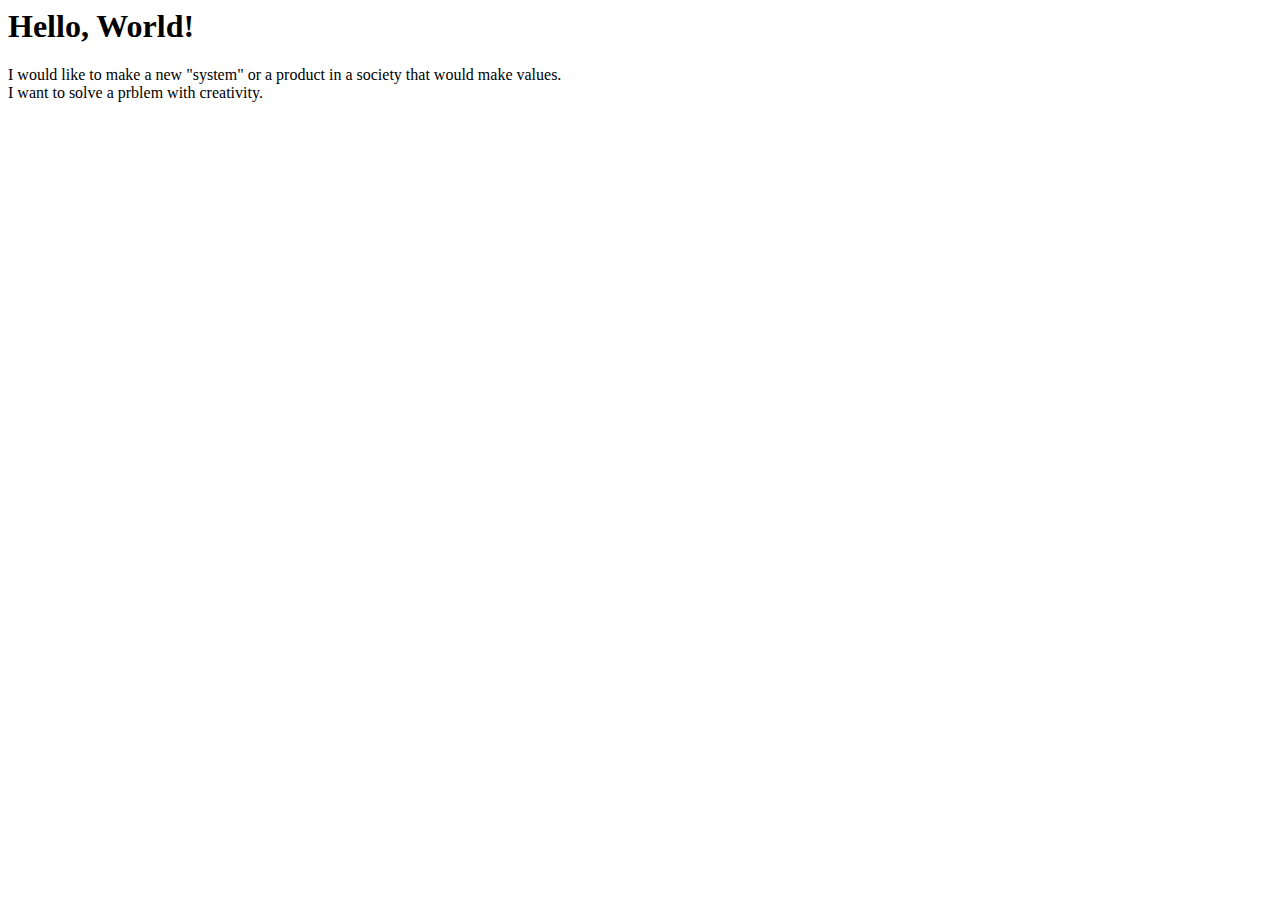
<file: index.html>
<html>
<body>
  <h1>Hello, World!</h1>
  <p>I would like to make a new "system" or a product in a society that would make values. <br>
    I want to solve a prblem with creativity.</p>
</body>
</html>
</file>
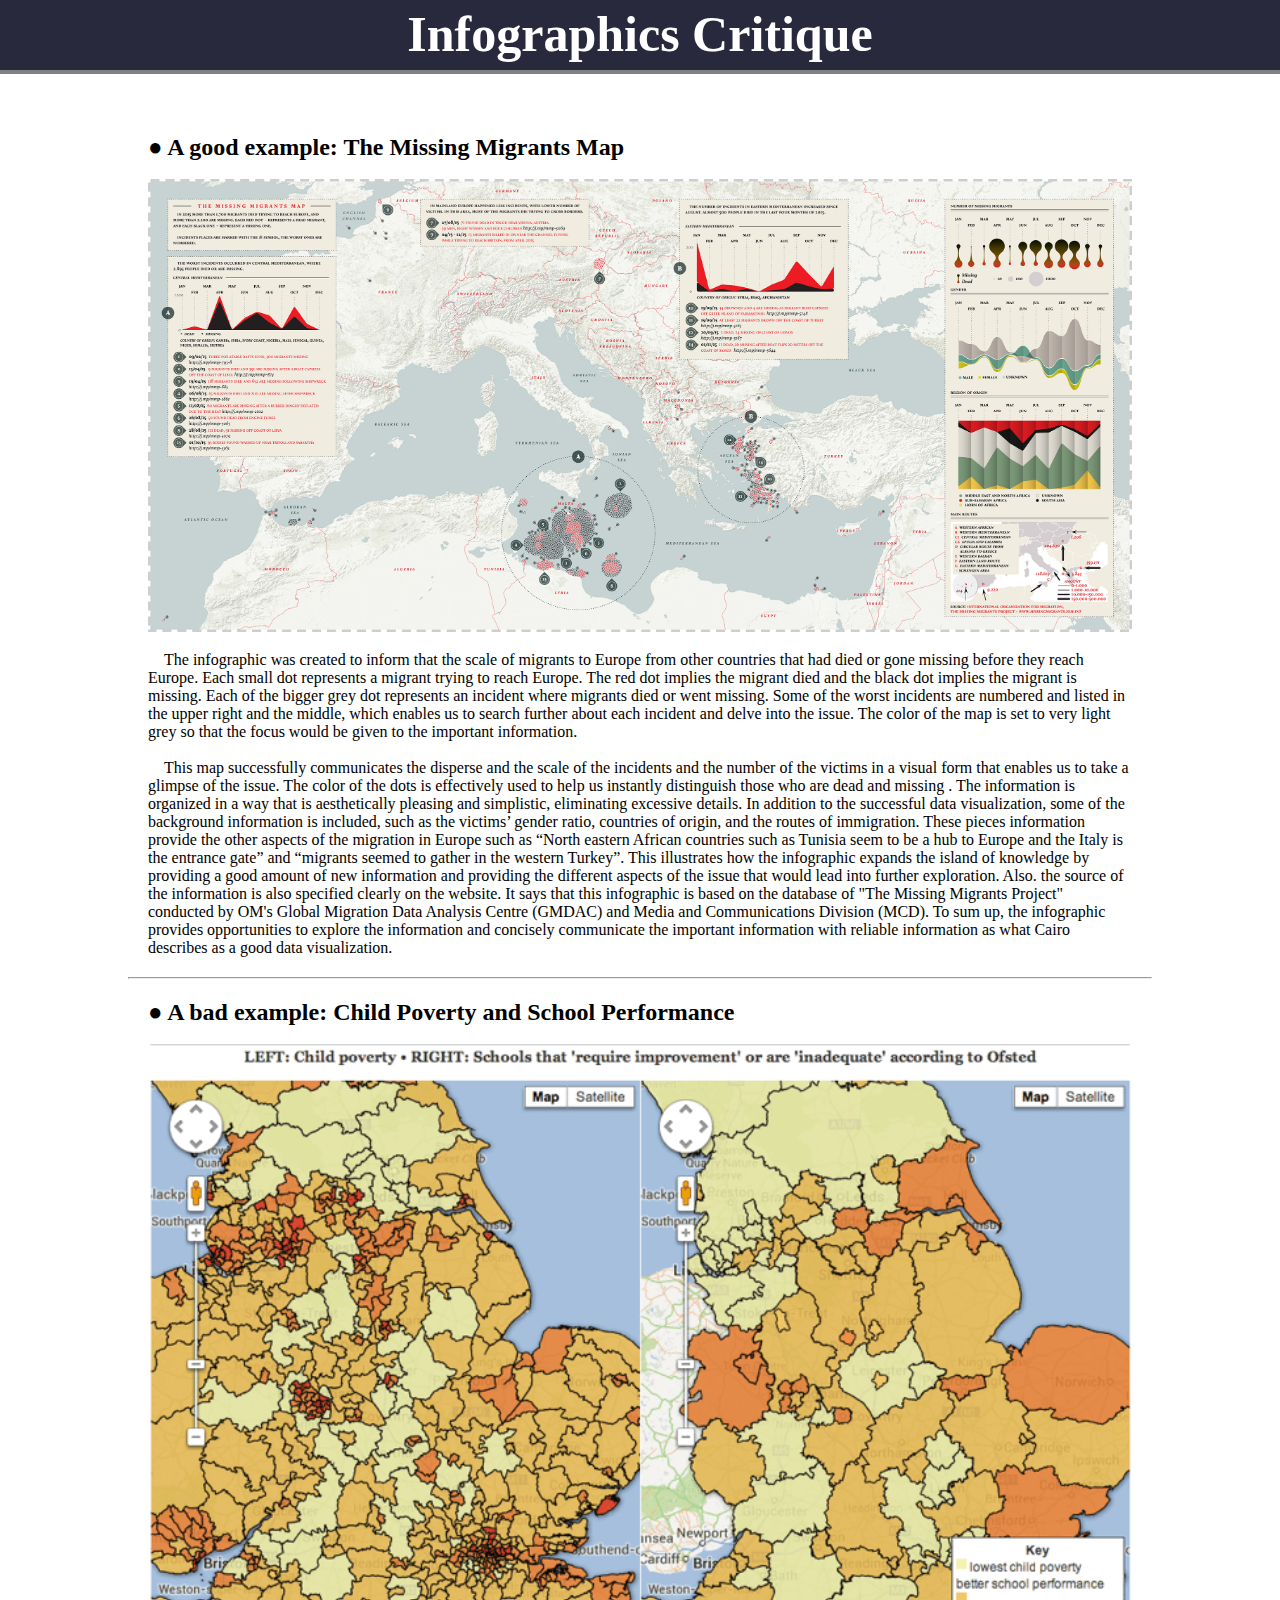
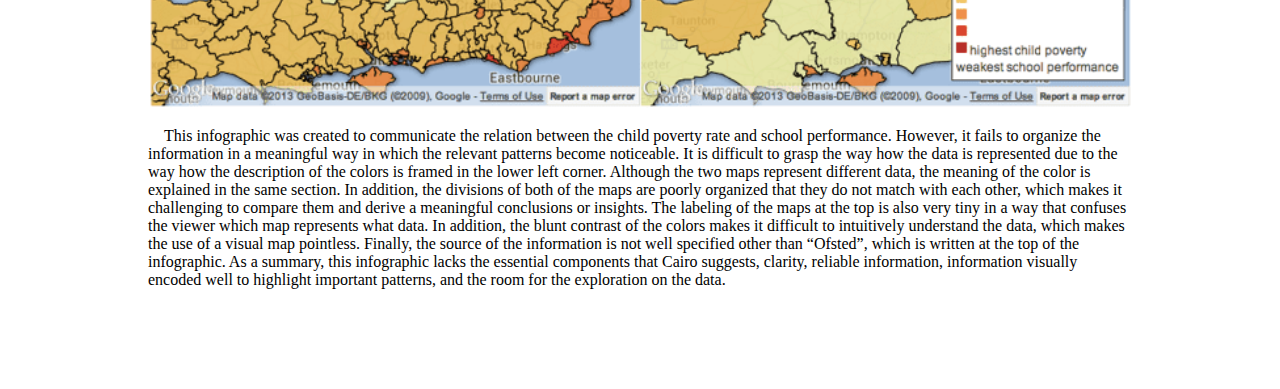
<file: infographic_critique/index.html>
<!DOCTYPE html>
<html lang="en" dir="ltr">
  <head>
    <meta charset="utf-8">
    <title>Infographics Critique</title>
    <link rel="stylesheet" type="text/css" href="style.css">
  </head>
  <body>
    <div class="heading">
      <h1 class="title">Infographics Critique</h1>
    </div>
    <div class="content-area">
      <div class="infographic">
      <h2>● A good example: The Missing Migrants Map</h2><br>
        <img src="The_Missing_Migrants_Map.jpg" alt=""><br>
        <p>
          &nbsp;&nbsp;&nbsp;&nbsp;The infographic was created to inform that the scale of migrants to Europe from other countries that had died or gone missing before they reach Europe.
          Each small dot represents a migrant trying to reach Europe. The red dot implies the migrant died and the black dot implies the migrant is missing. Each of the bigger grey dot represents an incident where migrants died or went missing. Some of the worst incidents are numbered and listed in the upper right and the middle, which enables us to search further about each incident and delve into the issue. The color of the map is set to very light grey so that the focus would be given to the important information. <br><br>&nbsp;&nbsp;&nbsp;&nbsp;This map successfully communicates the disperse and the scale of the incidents and the number of the victims in a visual form that enables us to take a glimpse of the issue. The color of the dots is effectively used to help us instantly distinguish those who are dead and missing . The information is organized in a way that is aesthetically pleasing and simplistic, eliminating excessive details.
          In addition to the successful data visualization, some of the background information is included, such as the victims’ gender ratio, countries of origin, and the routes of immigration. These pieces information provide the other aspects of the migration in Europe such as “North eastern African countries such as Tunisia seem to be a hub to Europe and the Italy is the entrance gate” and “migrants seemed to gather in the western Turkey”. This illustrates how the infographic expands the island of knowledge by providing a good amount of new information and providing the different aspects of the issue that would lead into further exploration. Also. the source of the information is also specified clearly on the website. It says that this infographic is based on the database of "The Missing Migrants Project" conducted by OM's Global Migration Data Analysis Centre (GMDAC) and Media and Communications Division (MCD). To sum up, the infographic provides opportunities to explore the information and concisely communicate the important information with reliable information as what Cairo describes as a good data visualization.
        </p>
      </div>
      <hr>
      <div class="infographic">
      <h2>● A bad example: Child Poverty and School Performance</h2><br>
        <img src="child_poverty&school_performance.png" alt=""><br>
        <p>
          &nbsp;&nbsp;&nbsp;&nbsp;This infographic was created to communicate the relation between the child poverty rate and school performance. However, it fails to organize the information in a meaningful way in which the relevant patterns become noticeable. It is difficult to grasp the way how the data is represented due to the way how the description of the colors is framed in the lower left corner. Although the two maps represent different data, the meaning of the color is explained in the same section. In addition, the divisions of both of the maps are poorly organized that they do not match with each other, which makes it challenging to compare them and derive a meaningful conclusions or insights. The labeling of the maps at the top is also very tiny in a way that confuses the viewer which map represents what data. In addition, the blunt contrast of the colors makes it difficult to intuitively understand the data, which makes the use of a visual map pointless. Finally, the source of the information is not well specified other than “Ofsted”, which is written at the top of the infographic. As a summary, this infographic lacks the essential components that Cairo suggests, clarity, reliable information, information visually encoded well to highlight important patterns, and the room for the exploration on the data.
        </p>
      </div>
    </div>

  </body>
</html>
</file>
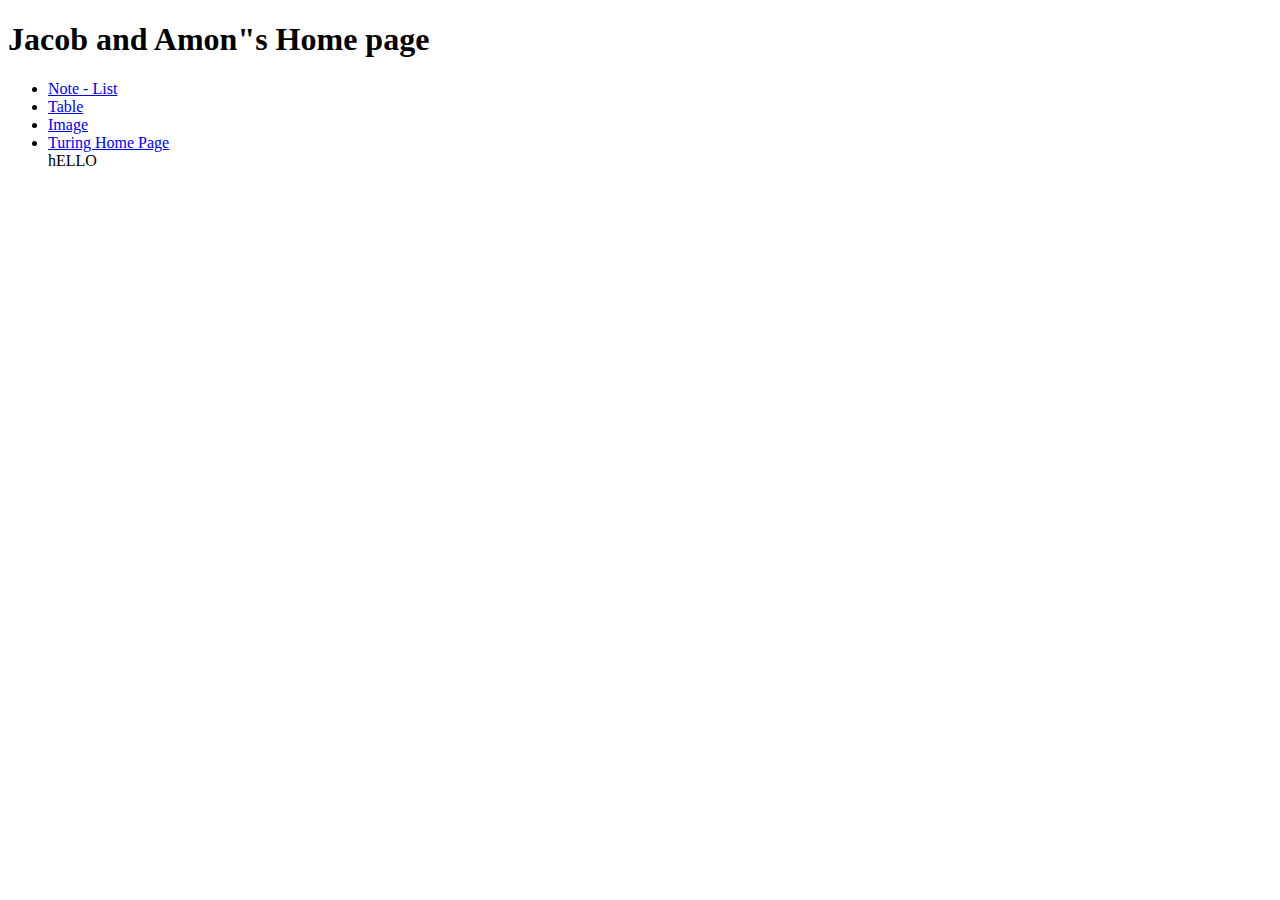
<file: practice_webpages/index.html>
<!DOCTYPE html>
<html lang="en" dir="ltr">
  <head>
    <meta charset="utf-8">
    <title>Home</title>
  </head>
  <body>
    <h1>Jacob and Amon"s Home page</h1>
    <ul>
    <li><a href="note.html">Note - List</a></li>
    <li><a href='table.html'>Table</a></li>
    <li><a href='image.html'>Image</a></li>
    <li><a href="http://turing.centre.edu:3000">Turing Home Page</a></li>
hELLO
  </ul>
  </body>
</html>
</file>
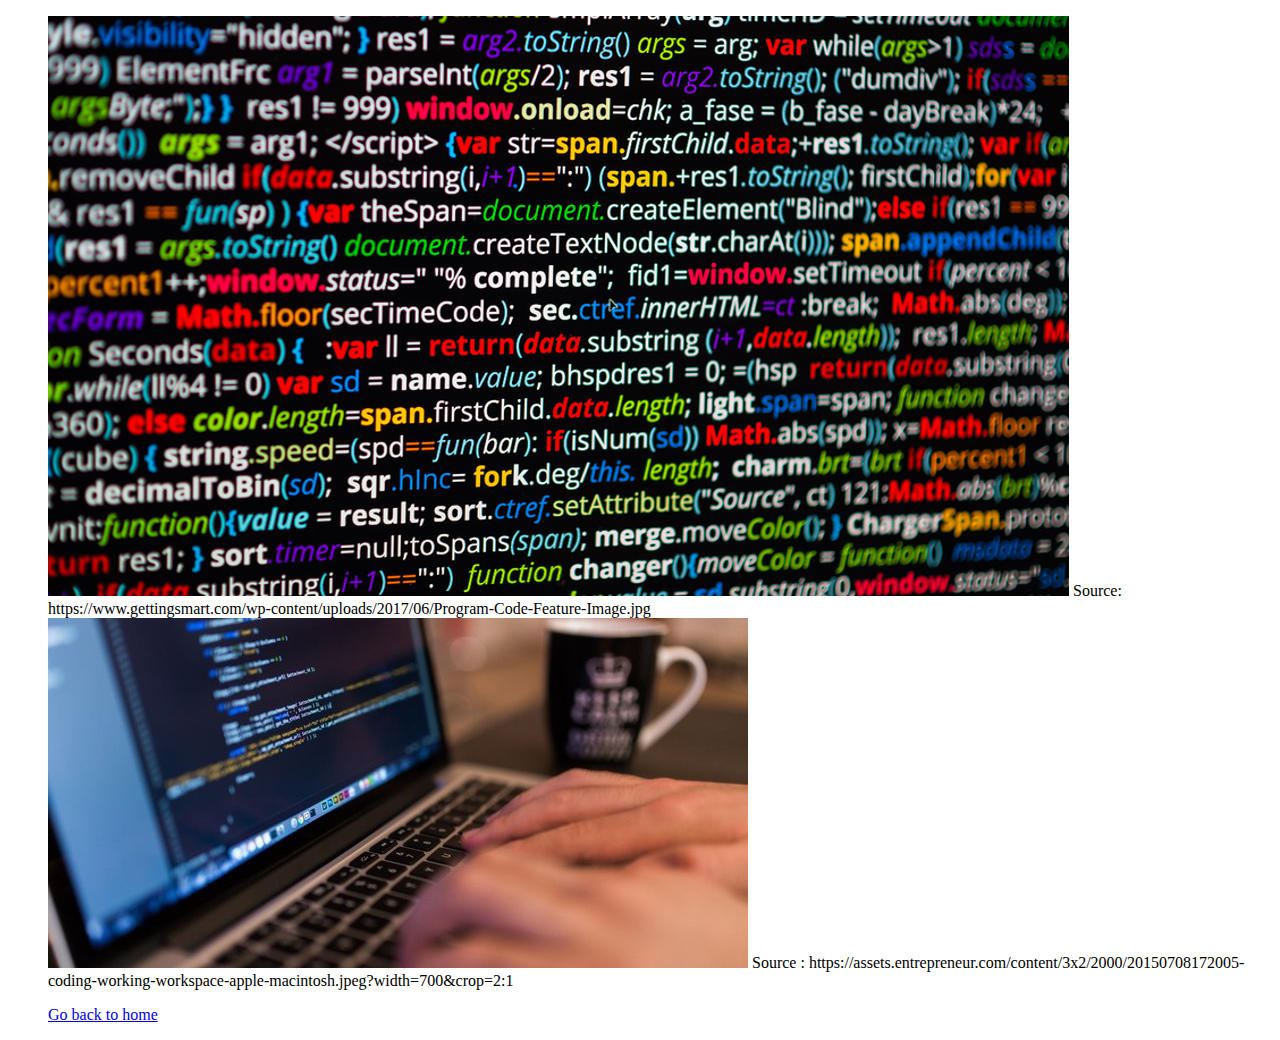
<file: practice_webpages/image.html>
<!DOCTYPE html>
<html lang="en" dir="ltr">
  <head>
    <meta charset="utf-8">
    <title>Image</title>
    <ul>
    <tr>
      <th> <img src="programming-image.jpg" alt = "Programming Picture"></th>
      <th> Source: https://www.gettingsmart.com/wp-content/uploads/2017/06/Program-Code-Feature-Image.jpg</th>
    </tr>
    <tr>
      <th> <img src="programming-image2.jpg" alt = "Another Programming Picture"></th>
      <th> Source : https://assets.entrepreneur.com/content/3x2/2000/20150708172005-coding-working-workspace-apple-macintosh.jpeg?width=700&crop=2:1 </th>
    </tr>
  </head>
  <body>
    <p>
    <a href="index.html"> Go back to home </a>
  </p>
  </body>
</html>
</file>
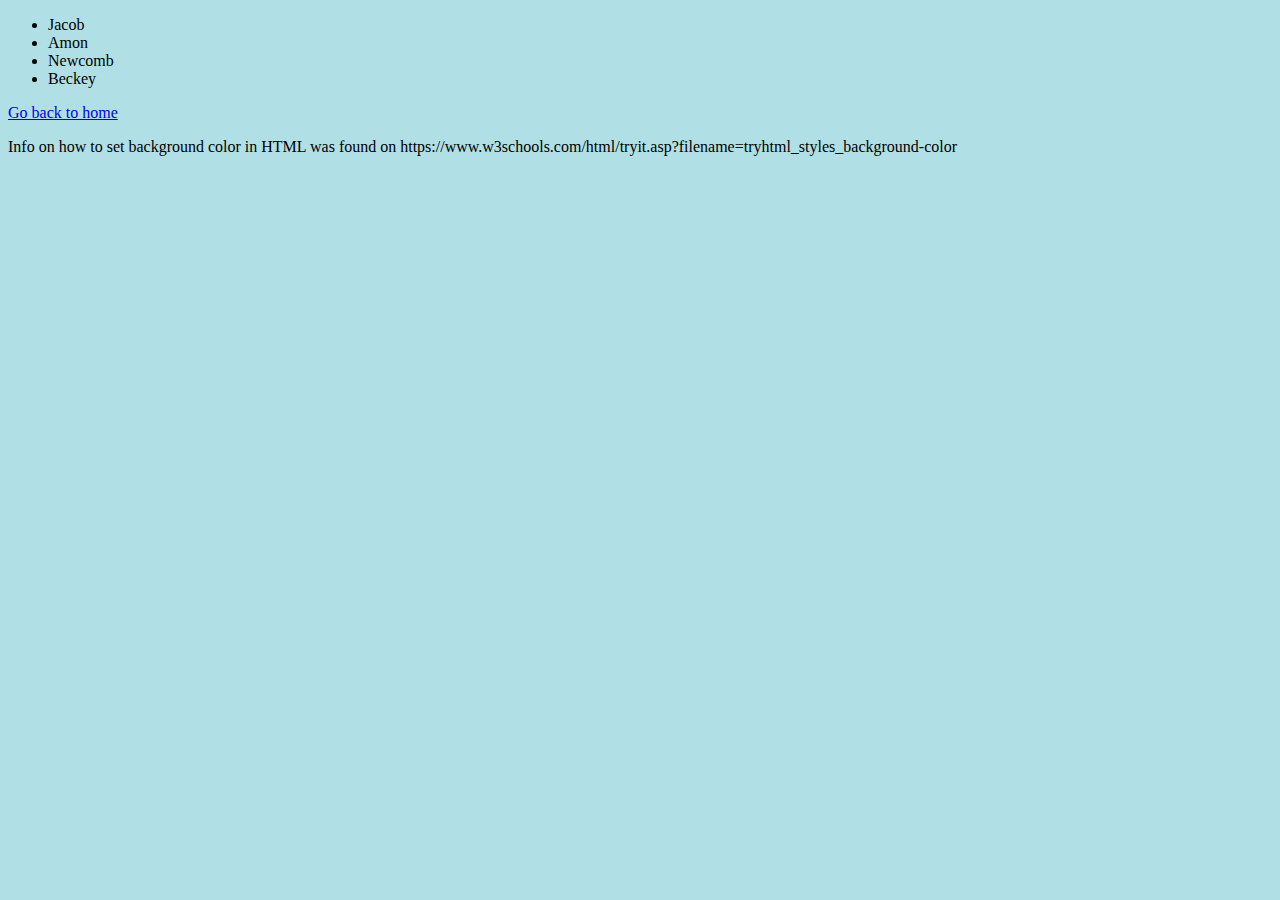
<file: practice_webpages/note.html>
<!DOCTYPE html>
<html lang="en" dir="ltr">
  <head>
    <meta charset="utf-8">
    <title>Note</title>
  </head>
  <body style="background-color:powderblue;">
    <ul>
      <li>Jacob</li>
      <li>Amon</li>
      <li>Newcomb</li>
      <li>Beckey</li>
    </ul>
    <a href="index.html"> Go back to home</a>
    <p>Info on how to set background color in HTML was found on https://www.w3schools.com/html/tryit.asp?filename=tryhtml_styles_background-color</p>
  </body>
</html>
</file>
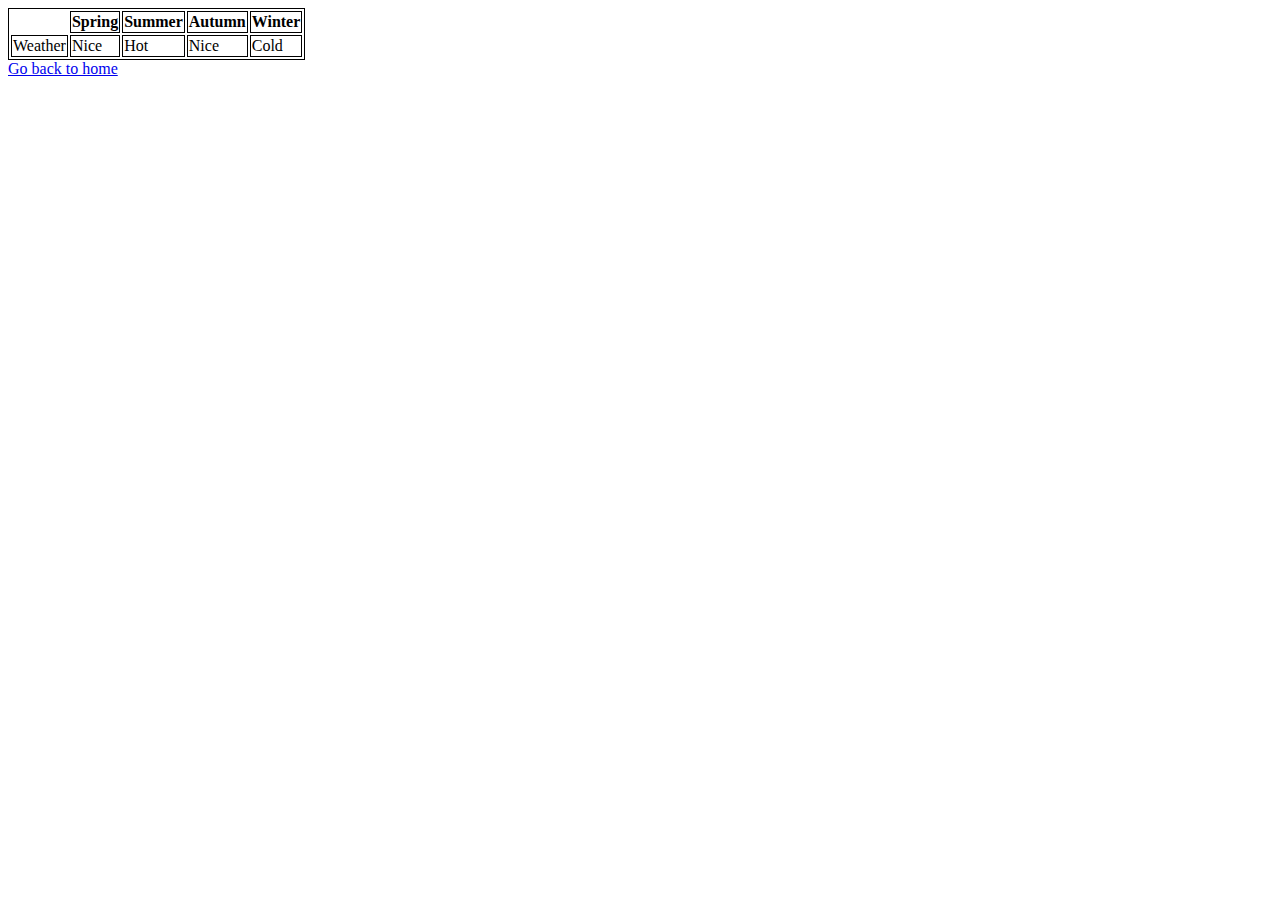
<file: practice_webpages/table.html>
<!DOCTYPE html>
<html lang="en" dir="ltr">
  <head>
    <meta charset="utf-8">
    <title>Jacob and Amon's Table</title>
  </head>
  <body>
    <table style="border:1px solid black;">
    <tr>
      <th scope = "col"></th>
      <th scope = "col" style="border:1px solid black;"> Spring </th>
      <th scope = "col" style="border:1px solid black;"> Summer </th>
      <th scope = "col" style="border:1px solid black;"> Autumn </th>
      <th scope = "col" style="border:1px solid black;"> Winter </th>
    </tr>
    <tr>
      <td scope = "row" style="border:1px solid black;"> Weather </td>
      <td style="border:1px solid black;"> Nice </td>
      <td style="border:1px solid black;"> Hot </td>
      <td style="border:1px solid black;"> Nice </td>
      <td style="border:1px solid black;"> Cold </td>
      </tr>
      </table>
      <a href="index.html"> Go back to home</a>
  </body>
</html>
</file>
<file: infographic_critique/style.css>
*{
  margin: 0px;
    padding: 0px;
}

body{
  margin-bottom: 100px;
}

h1{
  color: white;
}

p{
  margin-top: 15px; 
}

img{
  width: 100%;
}

.heading{
  margin: 0;
  height: 70px;
  background-color: #29293d;
  border-bottom: 4px solid grey;
}

.title{
  margin-right: auto;
  margin-left: auto;
  font-size: 50px;
  height: 100%;
  padding-top: 5px;
  text-align: center;
}

.content-area{
  padding-top: 40px;
  padding-left: 10%;
  padding-right: 10%;
}

.infographic{
  margin: 20px;
}
</file>
